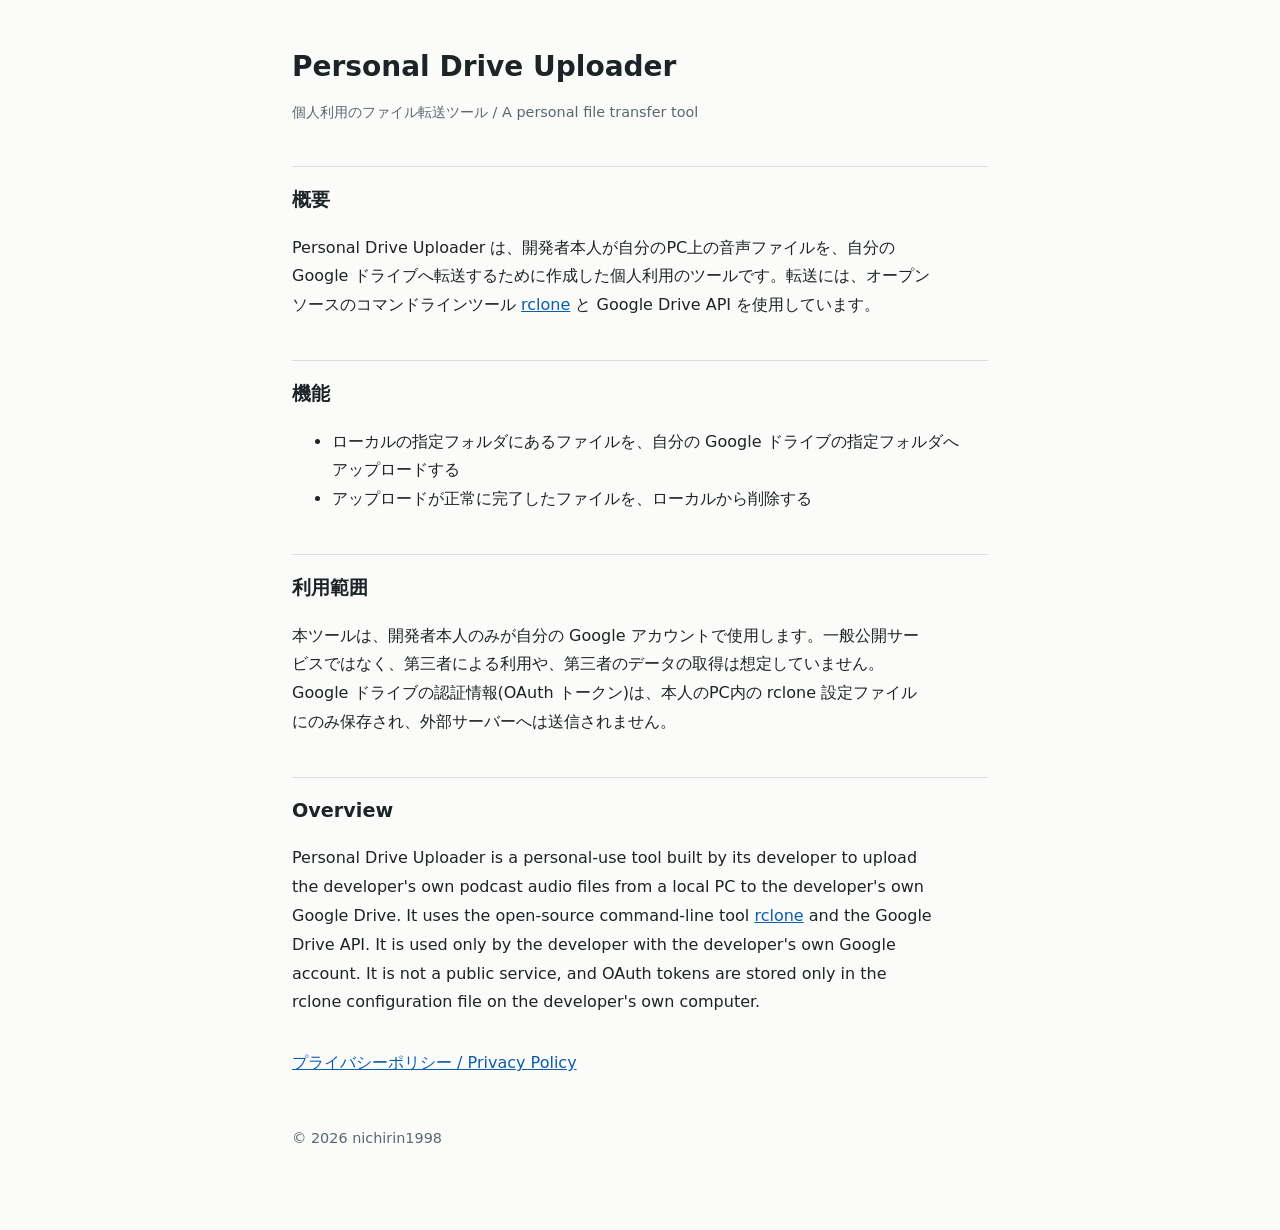
<file: index.html>
<!DOCTYPE html>
<html lang="ja">
<head>
<meta charset="utf-8">
<meta name="viewport" content="width=device-width, initial-scale=1">
<title>Personal Drive Uploader</title>
<meta name="description" content="Personal Drive Uploader: a personal-use tool that uploads podcast audio files from a local PC to the owner's own Google Drive using rclone.">
<link rel="stylesheet" href="style.css">
</head>
<body>
<main>
  <h1>Personal Drive Uploader</h1>
  <p class="meta">個人利用のファイル転送ツール / A personal file transfer tool</p>

  <h2>概要</h2>
  <p>Personal Drive Uploader は、開発者本人が自分のPC上の音声ファイルを、自分の Google ドライブへ転送するために作成した個人利用のツールです。転送には、オープンソースのコマンドラインツール <a href="https://rclone.org/">rclone</a> と Google Drive API を使用しています。</p>

  <h2>機能</h2>
  <ul>
    <li>ローカルの指定フォルダにあるファイルを、自分の Google ドライブの指定フォルダへアップロードする</li>
    <li>アップロードが正常に完了したファイルを、ローカルから削除する</li>
  </ul>

  <h2>利用範囲</h2>
  <p>本ツールは、開発者本人のみが自分の Google アカウントで使用します。一般公開サービスではなく、第三者による利用や、第三者のデータの取得は想定していません。Google ドライブの認証情報(OAuth トークン)は、本人のPC内の rclone 設定ファイルにのみ保存され、外部サーバーへは送信されません。</p>

  <h2>Overview</h2>
  <p>Personal Drive Uploader is a personal-use tool built by its developer to upload the developer's own podcast audio files from a local PC to the developer's own Google Drive. It uses the open-source command-line tool <a href="https://rclone.org/">rclone</a> and the Google Drive API. It is used only by the developer with the developer's own Google account. It is not a public service, and OAuth tokens are stored only in the rclone configuration file on the developer's own computer.</p>

  <nav>
    <a href="privacy.html">プライバシーポリシー / Privacy Policy</a>
  </nav>

  <p class="meta" style="margin-top:3rem">&copy; 2026 nichirin1998</p>
</main>
</body>
</html>
</file>
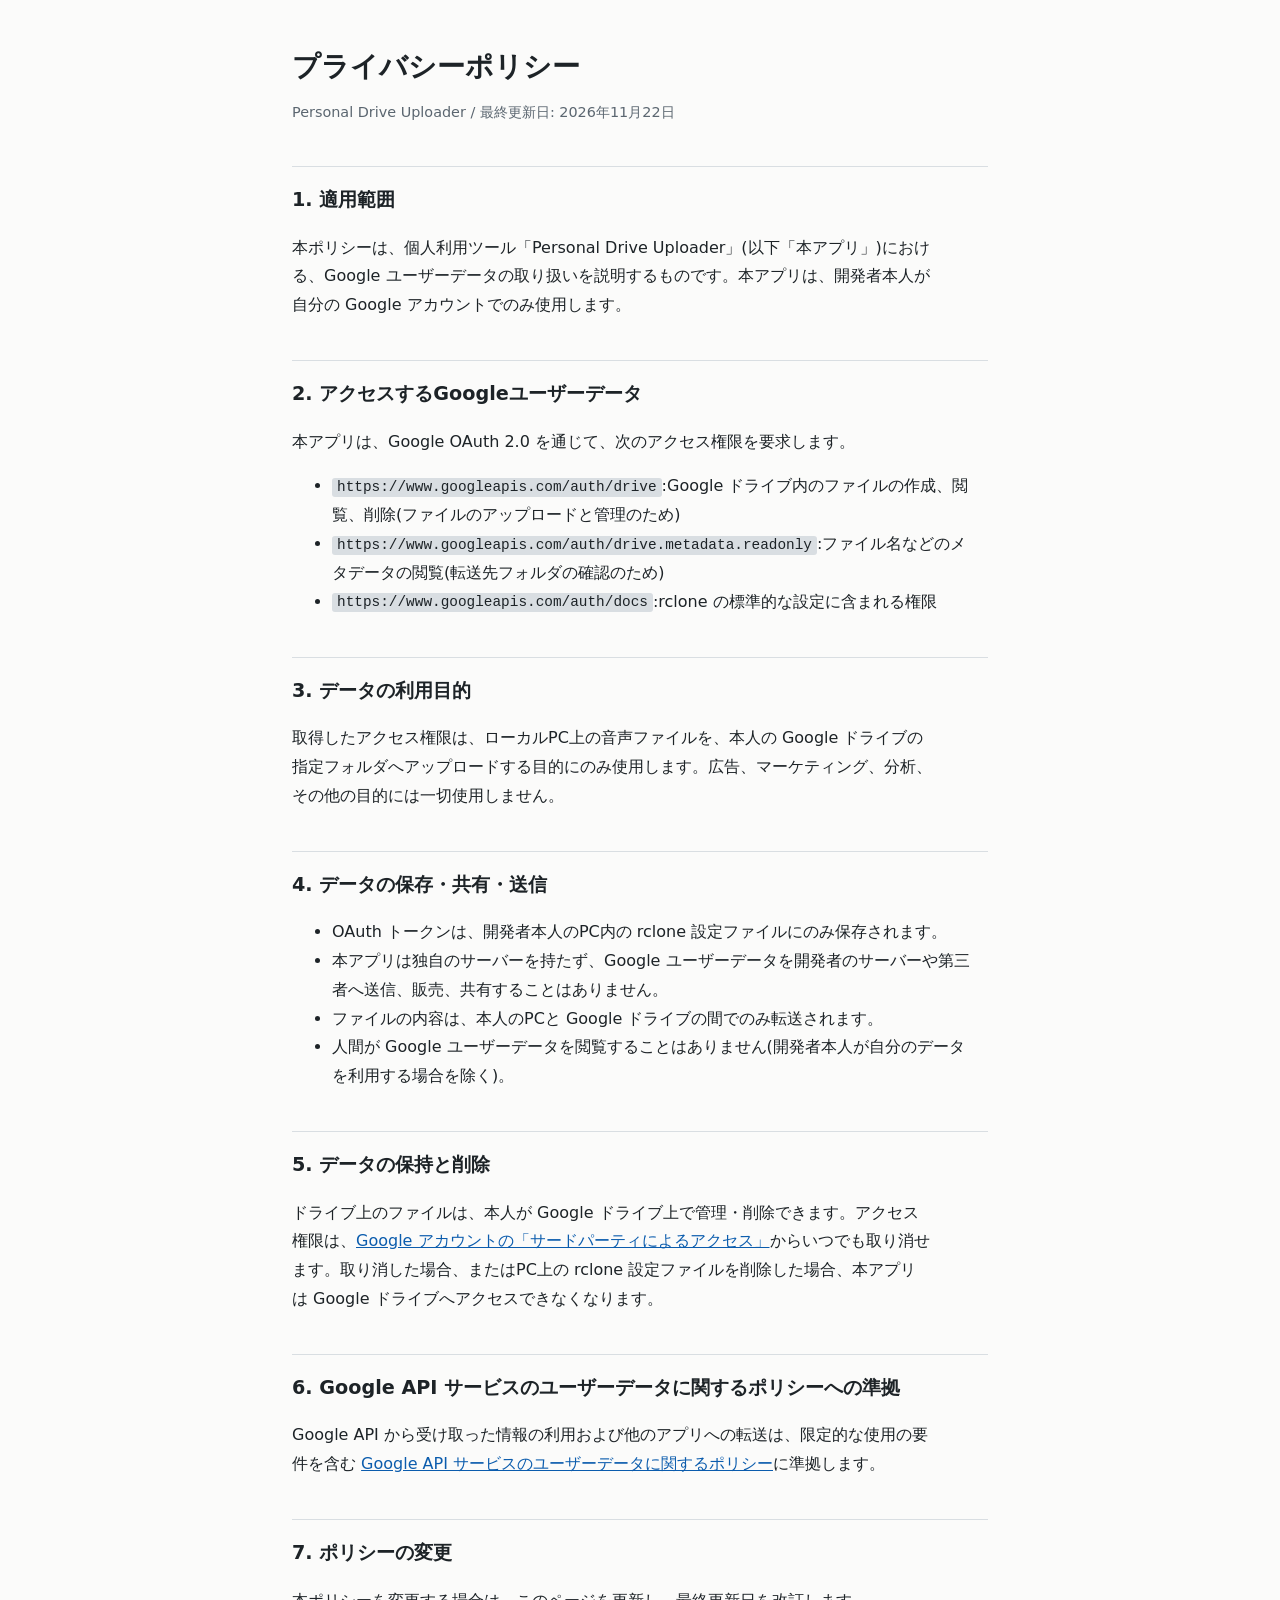
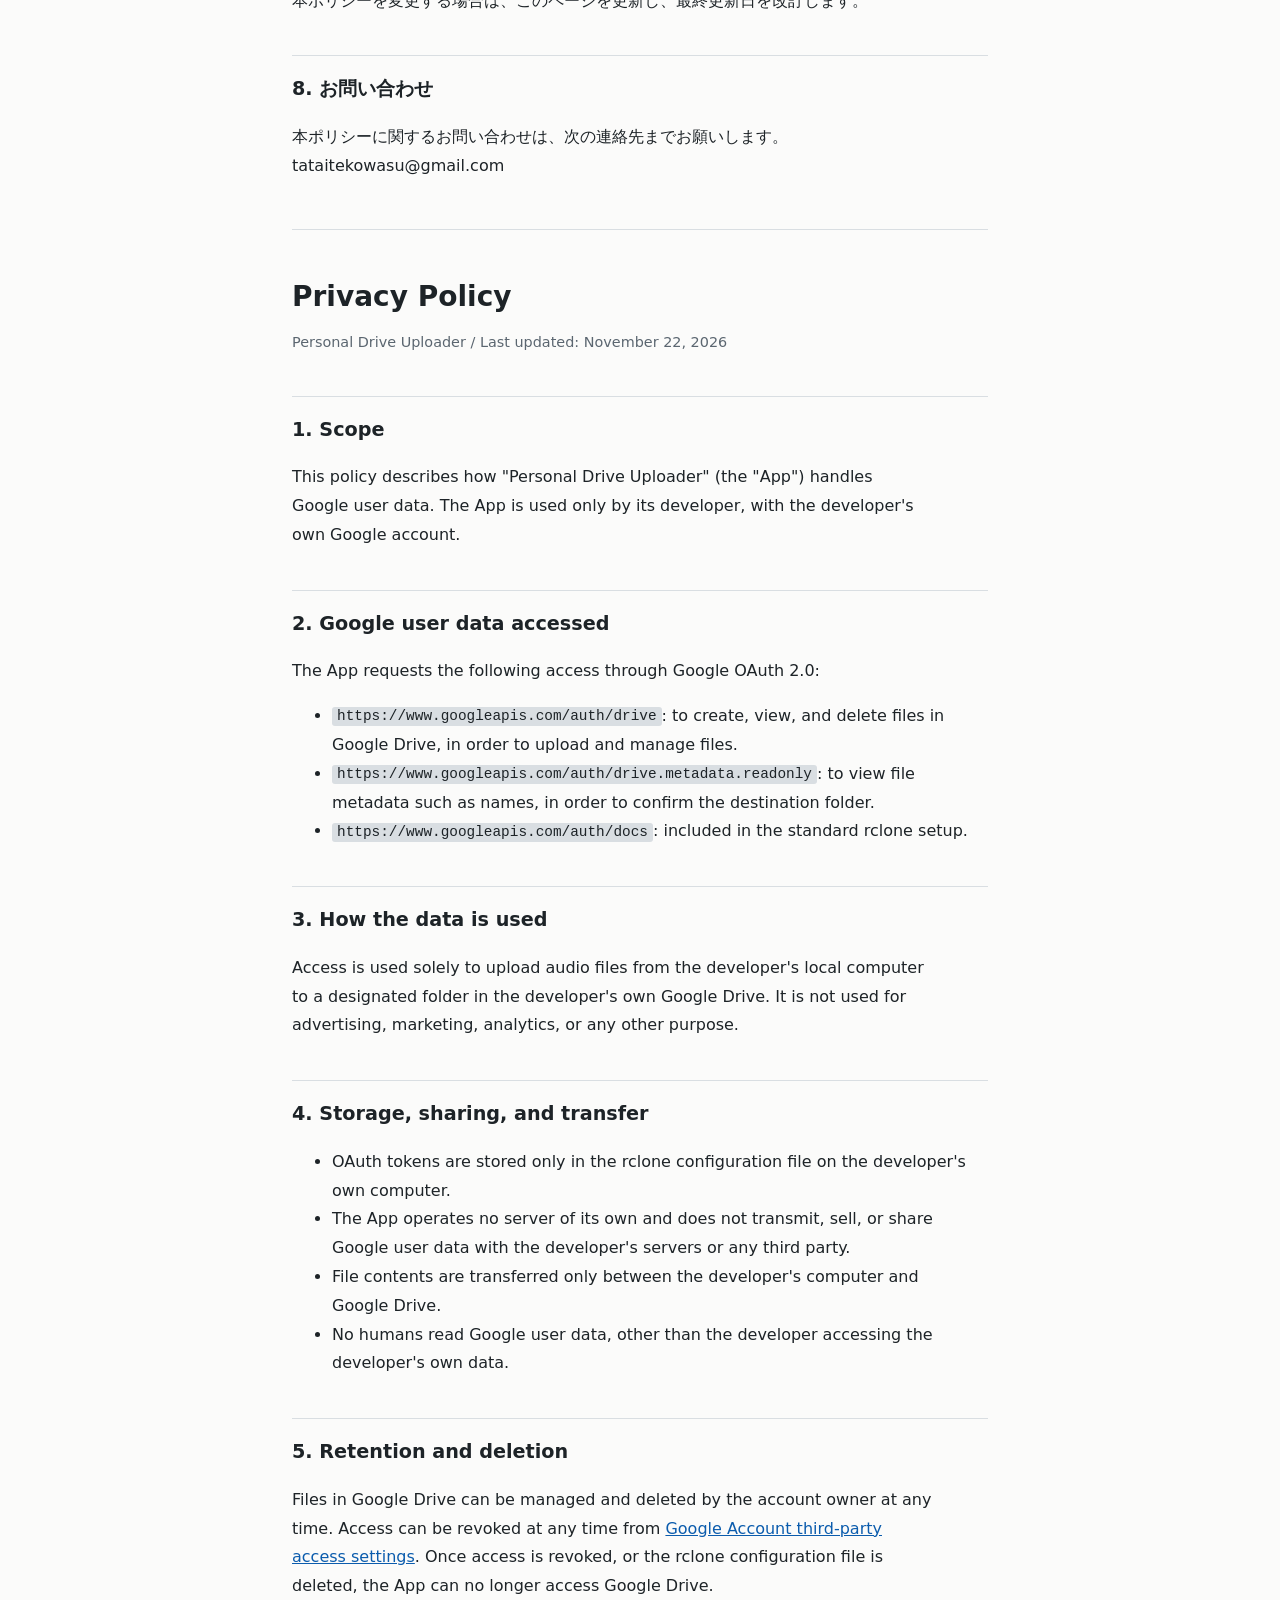
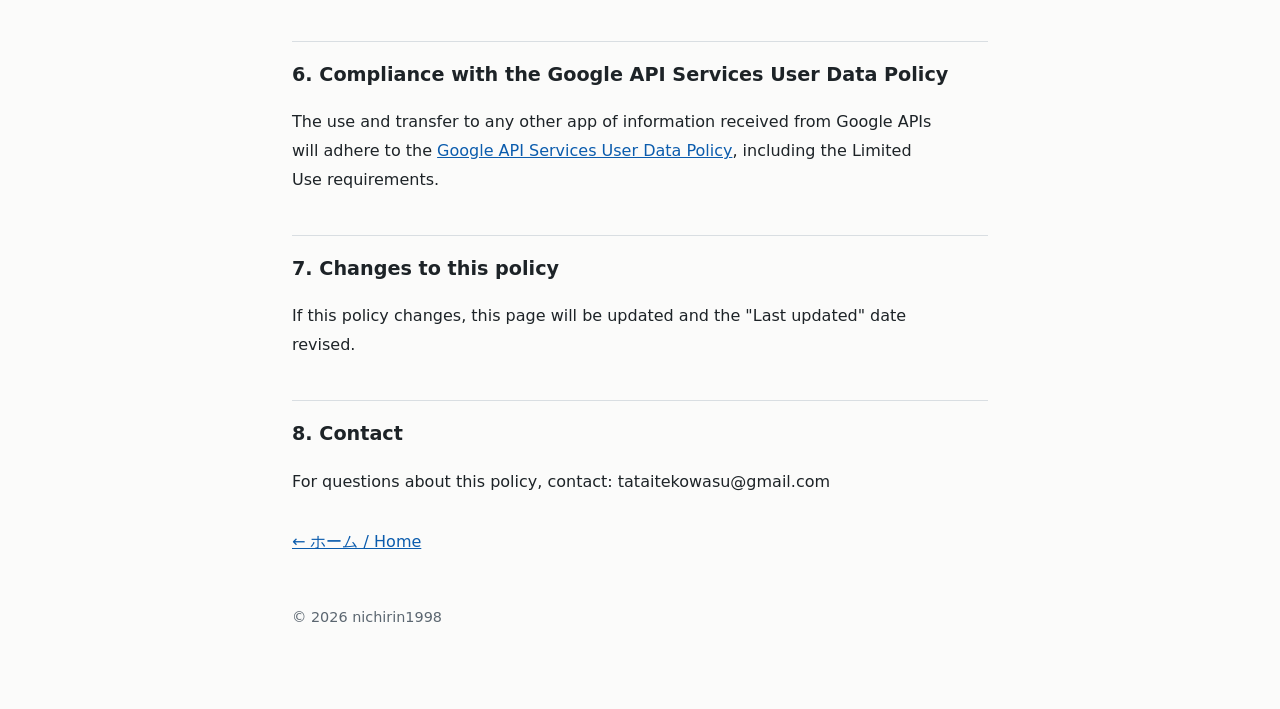
<file: privacy.html>
<!DOCTYPE html>
<html lang="ja">
<head>
<meta charset="utf-8">
<meta name="viewport" content="width=device-width, initial-scale=1">
<title>プライバシーポリシー / Privacy Policy - Personal Drive Uploader</title>
<link rel="stylesheet" href="style.css">
</head>
<body>
<main>
  <h1>プライバシーポリシー</h1>
  <p class="meta">Personal Drive Uploader / 最終更新日: 2026年11月22日</p>

  <h2>1. 適用範囲</h2>
  <p>本ポリシーは、個人利用ツール「Personal Drive Uploader」(以下「本アプリ」)における、Google ユーザーデータの取り扱いを説明するものです。本アプリは、開発者本人が自分の Google アカウントでのみ使用します。</p>

  <h2>2. アクセスするGoogleユーザーデータ</h2>
  <p>本アプリは、Google OAuth 2.0 を通じて、次のアクセス権限を要求します。</p>
  <ul>
    <li><code>https://www.googleapis.com/auth/drive</code>:Google ドライブ内のファイルの作成、閲覧、削除(ファイルのアップロードと管理のため)</li>
    <li><code>https://www.googleapis.com/auth/drive.metadata.readonly</code>:ファイル名などのメタデータの閲覧(転送先フォルダの確認のため)</li>
    <li><code>https://www.googleapis.com/auth/docs</code>:rclone の標準的な設定に含まれる権限</li>
  </ul>

  <h2>3. データの利用目的</h2>
  <p>取得したアクセス権限は、ローカルPC上の音声ファイルを、本人の Google ドライブの指定フォルダへアップロードする目的にのみ使用します。広告、マーケティング、分析、その他の目的には一切使用しません。</p>

  <h2>4. データの保存・共有・送信</h2>
  <ul>
    <li>OAuth トークンは、開発者本人のPC内の rclone 設定ファイルにのみ保存されます。</li>
    <li>本アプリは独自のサーバーを持たず、Google ユーザーデータを開発者のサーバーや第三者へ送信、販売、共有することはありません。</li>
    <li>ファイルの内容は、本人のPCと Google ドライブの間でのみ転送されます。</li>
    <li>人間が Google ユーザーデータを閲覧することはありません(開発者本人が自分のデータを利用する場合を除く)。</li>
  </ul>

  <h2>5. データの保持と削除</h2>
  <p>ドライブ上のファイルは、本人が Google ドライブ上で管理・削除できます。アクセス権限は、<a href="https://myaccount.google.com/permissions">Google アカウントの「サードパーティによるアクセス」</a>からいつでも取り消せます。取り消した場合、またはPC上の rclone 設定ファイルを削除した場合、本アプリは Google ドライブへアクセスできなくなります。</p>

  <h2>6. Google API サービスのユーザーデータに関するポリシーへの準拠</h2>
  <p>Google API から受け取った情報の利用および他のアプリへの転送は、限定的な使用の要件を含む <a href="https://developers.google.com/terms/api-services-user-data-policy">Google API サービスのユーザーデータに関するポリシー</a>に準拠します。</p>

  <h2>7. ポリシーの変更</h2>
  <p>本ポリシーを変更する場合は、このページを更新し、最終更新日を改訂します。</p>

  <h2>8. お問い合わせ</h2>
  <p>本ポリシーに関するお問い合わせは、次の連絡先までお願いします。<br>tataitekowasu@gmail.com</p>

  <hr style="border:0;border-top:1px solid var(--line);margin:3rem 0">

  <h1 lang="en">Privacy Policy</h1>
  <div lang="en">
  <p class="meta">Personal Drive Uploader / Last updated: November 22, 2026</p>

  <h2>1. Scope</h2>
  <p>This policy describes how "Personal Drive Uploader" (the "App") handles Google user data. The App is used only by its developer, with the developer's own Google account.</p>

  <h2>2. Google user data accessed</h2>
  <p>The App requests the following access through Google OAuth 2.0:</p>
  <ul>
    <li><code>https://www.googleapis.com/auth/drive</code>: to create, view, and delete files in Google Drive, in order to upload and manage files.</li>
    <li><code>https://www.googleapis.com/auth/drive.metadata.readonly</code>: to view file metadata such as names, in order to confirm the destination folder.</li>
    <li><code>https://www.googleapis.com/auth/docs</code>: included in the standard rclone setup.</li>
  </ul>

  <h2>3. How the data is used</h2>
  <p>Access is used solely to upload audio files from the developer's local computer to a designated folder in the developer's own Google Drive. It is not used for advertising, marketing, analytics, or any other purpose.</p>

  <h2>4. Storage, sharing, and transfer</h2>
  <ul>
    <li>OAuth tokens are stored only in the rclone configuration file on the developer's own computer.</li>
    <li>The App operates no server of its own and does not transmit, sell, or share Google user data with the developer's servers or any third party.</li>
    <li>File contents are transferred only between the developer's computer and Google Drive.</li>
    <li>No humans read Google user data, other than the developer accessing the developer's own data.</li>
  </ul>

  <h2>5. Retention and deletion</h2>
  <p>Files in Google Drive can be managed and deleted by the account owner at any time. Access can be revoked at any time from <a href="https://myaccount.google.com/permissions">Google Account third-party access settings</a>. Once access is revoked, or the rclone configuration file is deleted, the App can no longer access Google Drive.</p>

  <h2>6. Compliance with the Google API Services User Data Policy</h2>
  <p>The use and transfer to any other app of information received from Google APIs will adhere to the <a href="https://developers.google.com/terms/api-services-user-data-policy">Google API Services User Data Policy</a>, including the Limited Use requirements.</p>

  <h2>7. Changes to this policy</h2>
  <p>If this policy changes, this page will be updated and the "Last updated" date revised.</p>

  <h2>8. Contact</h2>
  <p>For questions about this policy, contact: tataitekowasu@gmail.com</p>
  </div>

  <nav><a href="index.html">&larr; ホーム / Home</a></nav>
  <p class="meta" style="margin-top:3rem">&copy; 2026 nichirin1998</p>
</main>
</body>
</html>
</file>
<file: style.css>
:root{--bg:#fbfbfa;--fg:#1d2327;--muted:#5b6670;--line:#d9dee2;--link:#0b5cad}
@media (prefers-color-scheme:dark){:root{--bg:#171b1e;--fg:#e6e9eb;--muted:#9aa5ad;--line:#2d3439;--link:#6db3f2}}
*{box-sizing:border-box}
body{margin:0;background:var(--bg);color:var(--fg);font:16px/1.8 "Hiragino Sans","Yu Gothic UI","Meiryo",system-ui,sans-serif}
main{max-width:46rem;margin:0 auto;padding:3rem 1.25rem 4rem}
h1{font-size:1.75rem;line-height:1.35;margin:0 0 .5rem}
h2{font-size:1.2rem;margin:2.5rem 0 .5rem;padding-top:1rem;border-top:1px solid var(--line)}
p,li{max-width:40rem}
a{color:var(--link)}
a:focus-visible{outline:2px solid var(--link);outline-offset:2px}
.meta{color:var(--muted);font-size:.9rem}
nav{margin-top:2rem;display:flex;gap:1.25rem;flex-wrap:wrap}
code{font-size:.9em;background:var(--line);padding:.1em .35em;border-radius:3px}
</file>
